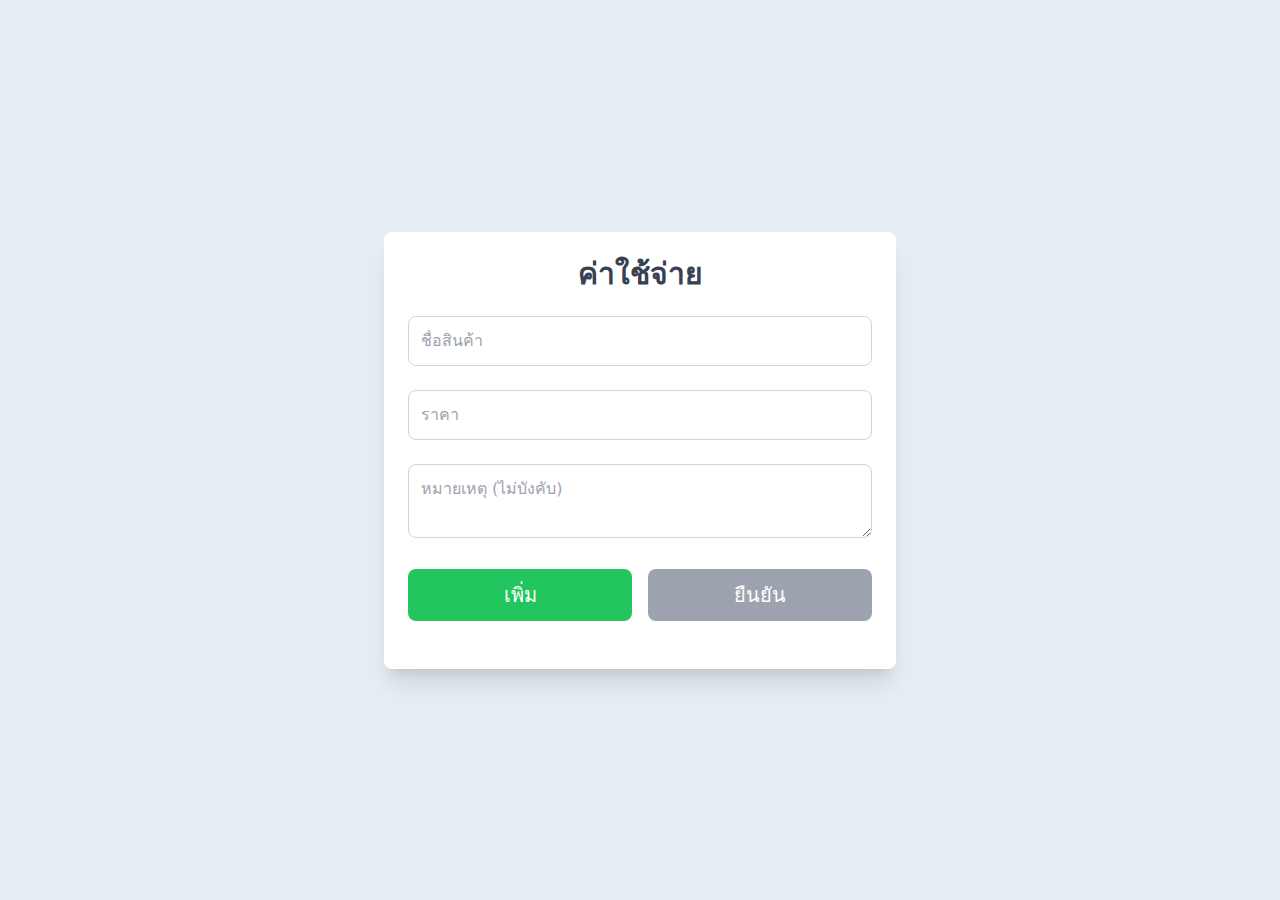
<file: index.html>
<!DOCTYPE html>
<html lang="en">

<head>
  <meta charset="UTF-8">
  <meta name="viewport" content="width=device-width, initial-scale=1.0">
  <title>Expenses</title>
  <link rel="stylesheet" href="/public/css/output.css">
  <link rel="icon" type="image/x-icon" href="/public/img/money.png">
  <link rel="stylesheet" href="https://cdnjs.cloudflare.com/ajax/libs/font-awesome/6.7.1/css/all.min.css"
    integrity="sha512-5Hs3dF2AEPkpNAR7UiOHba+lRSJNeM2ECkwxUIxC1Q/FLycGTbNapWXB4tP889k5T5Ju8fs4b1P5z/iB4nMfSQ=="
    crossorigin="anonymous" referrerpolicy="no-referrer" />
</head>

<body class="bg-[#E6EDF3] text-white">
  
  <div class="container mx-auto px-4 sm:p-0">
    <div class="flex justify-center items-center min-h-screen py-4">
      <div class="text-center p-6 bg-white rounded-lg shadow-xl space-y-6 w-full max-w-lg">
        <h1 class="text-3xl font-semibold text-gray-700">ค่าใช้จ่าย</h1>
        <div class="space-y-6 mt-6">
          <div>
            <input type="text" name="product" id="product" placeholder="ชื่อสินค้า" aria-label="ชื่อสินค้า"
              class="text-black w-full p-3 rounded-lg border border-gray-300 placeholder-gray-400 focus:outline-none focus:ring-2 focus:ring-blue-500 transition"
              required>

            <div id="product-alert"
              class="hidden mt-2 font-semibold py-3 px-4 bg-red-100 text-red-800 rounded-lg shadow-lg flex items-centet justify-between space-x-3">
              <span class="text-base">กรุณาใส่ชื่อสินค้า</span>
              <svg xmlns="http://www.w3.org/2000/svg" class="cursor-pointer h-6 w-6 text-red-600" fill="none"
                viewBox="0 0 24 24" stroke="currentColor">
                <path stroke-linecap="round" stroke-linejoin="round" stroke-width="2" d="M6 18L18 6M6 6l12 12"></path>
              </svg>
            </div>
          </div>

          <div>
            <input type="number" name="price" id="price" placeholder="ราคา" min="0" aria-label="ราคา"
              class="text-black w-full p-3 rounded-lg border border-gray-300 placeholder-gray-400 focus:outline-none focus:ring-2 focus:ring-blue-500 transition"
              required>

            <div id="price-alert"
              class="hidden mt-2 font-semibold py-3 px-4 bg-red-100 text-red-800 rounded-lg shadow-lg flex items-center justify-between space-x-3">
              <span class="text-base">กรุณาใส่ราคาสินค้า</span>
              <svg xmlns="http://www.w3.org/2000/svg" class="cursor-pointer h-6 w-6 text-red-600" fill="none"
                viewBox="0 0 24 24" stroke="currentColor">
                <path stroke-linecap="round" stroke-linejoin="round" stroke-width="2" d="M6 18L18 6M6 6l12 12"></path>
              </svg>
            </div>
          </div>

          <div class="mt-4">
            <textarea name="note" id="note" placeholder="หมายเหตุ (ไม่บังคับ)" aria-label="หมายเหตุ"
              class="text-black w-full p-3 rounded-lg border border-gray-300 placeholder-gray-400 focus:outline-none focus:ring-2 focus:ring-blue-500 transition"></textarea>
          </div>

          <div class="flex gap-4">
            <button type="submit" id="add"
              class="w-full py-3 bg-green-500 text-white rounded-lg text-xl font-medium hover:bg-green-600 active:bg-green-700 transition">
              เพิ่ม
            </button>

            <button type="submit" id="submit"
              class="w-full py-3 bg-blue-500 disabled:bg-gray-400 text-white rounded-lg text-xl font-medium hover:bg-blue-600 active:bg-blue-700 disabled:cursor-not-allowed transition"
              disabled>
              ยืนยัน
            </button>
          </div>
        </div>


        <div id="info-container" class="mt-6 text-left text-gray-800">
          <div class="space-y-4">
            <!-- From js -->
          </div>
        </div>
      </div>
    </div>

    <!-- Edit popup -->
    <div id="edit-popup" class="hidden fixed inset-0 flex justify-center items-center bg-black bg-opacity-50 z-50 ">
      <div class="flex justify-center items-center min-h-screen py-4 w-full">
        <div class="text-center p-6 bg-white rounded-lg shadow-xl space-y-6 w-full max-w-md">
          <h1 class="text-3xl font-semibold text-gray-700">แก้ไขสินค้า</h1>
          <div class="space-y-6 mt-6">
            <div>
              <input type="text" id="edit-product" placeholder="ชื่อสินค้า" aria-label="ชื่อสินค้า"
                class="text-black w-full p-3 rounded-lg border border-gray-300 placeholder-gray-400 focus:outline-none focus:ring-2 focus:ring-blue-500 transition"
                required>
              <div id="edit-product-alert"
                class="hidden mt-2 font-semibold py-3 px-4 bg-red-100 text-red-800 rounded-lg shadow-lg flex items-center justify-between space-x-3">
                <span class="text-base">กรุณาใส่ชื่อสินค้า</span>
                <svg xmlns="http://www.w3.org/2000/svg" class="cursor-pointer h-6 w-6 text-red-600" fill="none"
                  viewBox="0 0 24 24" stroke="currentColor">
                  <path stroke-linecap="round" stroke-linejoin="round" stroke-width="2" d="M6 18L18 6M6 6l12 12"></path>
                </svg>
              </div>
            </div>
            <div>
              <input type="number" id="edit-price" placeholder="ราคา" min="0" aria-label="ราคา"
                class="text-black w-full p-3 rounded-lg border border-gray-300 placeholder-gray-400 focus:outline-none focus:ring-2 focus:ring-blue-500 transition"
                required>
              <div id="edit-price-alert"
                class="hidden mt-2 font-semibold py-3 px-4 bg-red-100 text-red-800 rounded-lg shadow-lg flex items-center justify-between space-x-3">
                <span class="text-base">กรุณาใส่ราคาสินค้า</span>
                <svg xmlns="http://www.w3.org/2000/svg" class="cursor-pointer h-6 w-6 text-red-600" fill="none"
                  viewBox="0 0 24 24" stroke="currentColor">
                  <path stroke-linecap="round" stroke-linejoin="round" stroke-width="2" d="M6 18L18 6M6 6l12 12"></path>
                </svg>
              </div>
            </div>
            <div class="mt-4">
              <textarea id="edit-note" placeholder="หมายเหตุ (ไม่บังคับ)" aria-label="หมายเหตุ"
                class="text-black w-full p-3 rounded-lg border border-gray-300 placeholder-gray-400 focus:outline-none focus:ring-2 focus:ring-blue-500 transition"></textarea>
            </div>
            <div class="flex gap-4">
              <button id="cancel-edit"
                class="w-full py-3 bg-red-400 text-white rounded-lg text-xl font-medium hover:bg-red-500 active:bg-red-600 transition">
                ยกเลิก
              </button>

              <button id="save-edit"
                class="w-full py-3 bg-blue-500 text-white rounded-lg text-xl font-medium hover:bg-blue-600 active:bg-blue-700 transition">
                บันทึก
              </button>
            </div>
          </div>
        </div>
      </div>
    </div>

  </div>

  <!-- Toast container -->
  <div id="toast-container" class="fixed bottom-0 right-0 p-6 space-y-4 z-50">
    <!-- Toast message (dynamically added) -->
    <!-- From js -->
  </div>

  <script src="/public/js/script.js"></script>
</body>

</html>
</file>
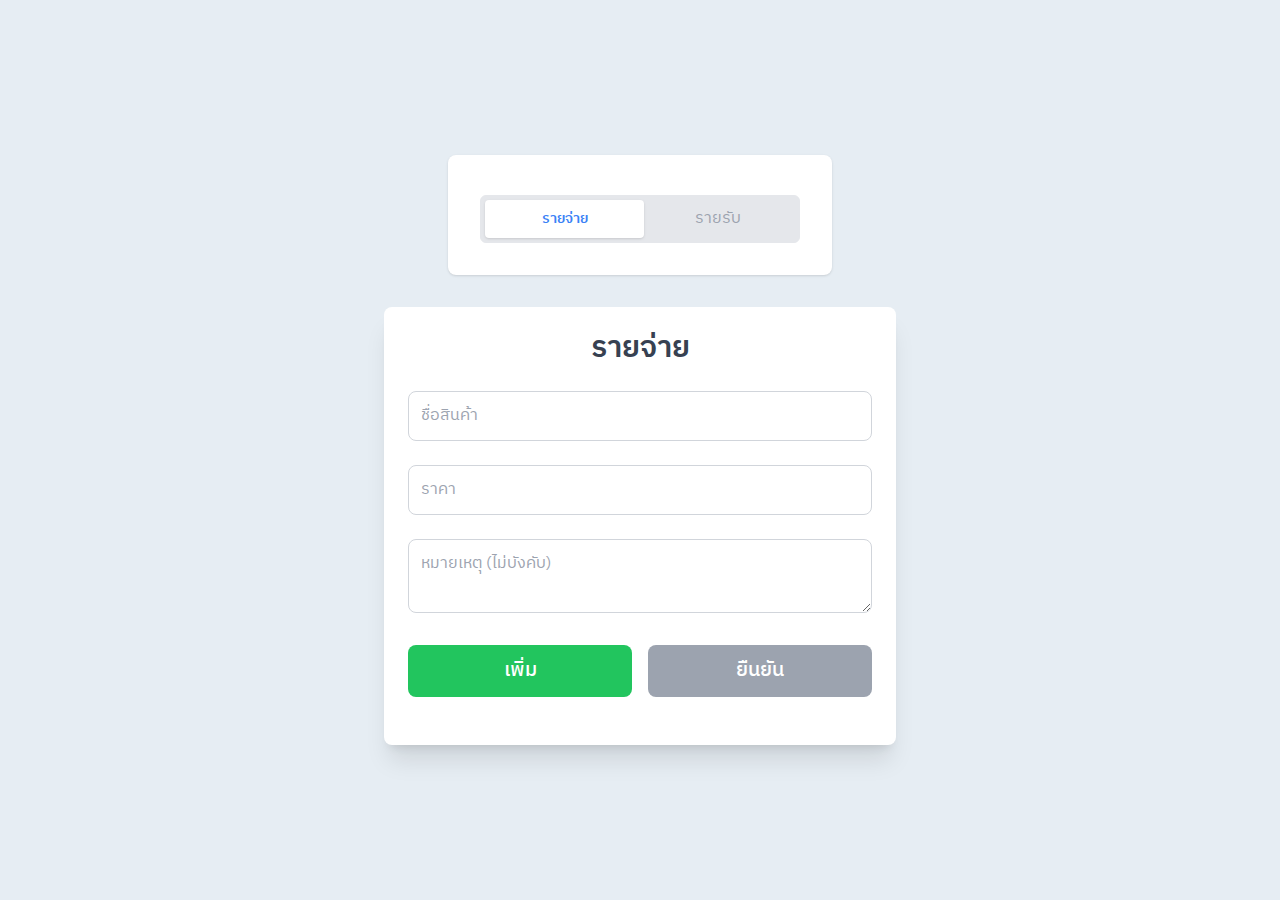
<file: public/index.html>
<!DOCTYPE html>
<html lang="en">

<head>
  <meta charset="UTF-8">
  <meta name="viewport" content="width=device-width, initial-scale=1.0">
  <title>Expenses</title>
  <link rel="stylesheet" href="css/output.css">
  <link rel="icon" type="image/x-icon" href="img/money.png">
  <link rel="stylesheet" href="https://cdnjs.cloudflare.com/ajax/libs/font-awesome/6.7.1/css/all.min.css"
    integrity="sha512-5Hs3dF2AEPkpNAR7UiOHba+lRSJNeM2ECkwxUIxC1Q/FLycGTbNapWXB4tP889k5T5Ju8fs4b1P5z/iB4nMfSQ=="
    crossorigin="anonymous" referrerpolicy="no-referrer" />
  <link rel="preconnect" href="https://fonts.googleapis.com">
  <link rel="preconnect" href="https://fonts.gstatic.com" crossorigin>
  <link href="https://fonts.googleapis.com/css2?family=IBM+Plex+Sans+Thai:wght@100;200;300;400;500;600;700&display=swap"
    rel="stylesheet">
</head>

<body class="bg-[#E6EDF3] font-IPST">

  <div class="container mx-auto px-4 sm:p-0">
    <div class="flex flex-col justify-center items-center min-h-screen py-4">

      <!-- Toggle สำหรับเปลี่ยน form -->
      <div class="mb-8 w-full max-w-sm flex flex-col mx-auto text-center">
        <div class="w-full bg-white h-auto m-auto shadow flex flex-col p-8 pt-6 rounded-lg">

          <div class="relative w-full mt-4 rounded-md border h-12 p-1 bg-gray-200">
            <div class="relative w-full h-full flex items-center">
              <!-- รายจ่าย -->
              <div id="expensesTab" class="w-full flex justify-center text-gray-400 cursor-pointer">
                <button>รายจ่าย</button>
              </div>
              <!-- รายรับ -->
              <div id="incomeTab" class="w-full flex justify-center text-gray-400 cursor-pointer">
                <button>รายรับ</button>
              </div>
            </div>

            <!-- Indicator -->
            <span id="indicator"
              class="bg-white shadow text-sm flex items-center justify-center w-1/2 rounded h-[38px] transition-all duration-150 ease-linear top-[4px] absolute left-1 -ml-1 text-blue-500">
              รายจ่าย
            </span>
          </div>
        </div>
      </div>

      <div id="expenses-form" class="text-center p-6 bg-white rounded-lg shadow-xl space-y-6 w-full max-w-lg">
        <h1 class="text-3xl font-semibold text-gray-700">รายจ่าย</h1>
        <div class="space-y-6 mt-6">
          <div>
            <input type="text" name="product" id="product" placeholder="ชื่อสินค้า" aria-label="ชื่อสินค้า"
              class="text-black w-full p-3 rounded-lg border border-gray-300 placeholder-gray-400 focus:outline-none focus:ring-2 focus:ring-blue-500 transition"
              required>

            <div id="product-alert"
              class="hidden mt-2 font-semibold py-3 px-4 bg-red-100 text-red-800 rounded-lg shadow-lg flex items-center justify-between space-x-3">
              <span class="text-base">กรุณาใส่ชื่อสินค้า</span>
              <i class="fa-solid fa-xmark text-xl cursor-pointer"></i>
            </div>
          </div>

          <div>
            <input type="number" name="price" id="price" placeholder="ราคา" min="0" aria-label="ราคา"
              class="text-black w-full p-3 rounded-lg border border-gray-300 placeholder-gray-400 focus:outline-none focus:ring-2 focus:ring-blue-500 transition"
              required>

            <div id="price-alert"
              class="hidden mt-2 font-semibold py-3 px-4 bg-red-100 text-red-800 rounded-lg shadow-lg flex items-center justify-between space-x-3">
              <span class="text-base">กรุณาใส่ราคาสินค้า</span>
              <i class="fa-solid fa-xmark text-xl cursor-pointer"></i>
            </div>
          </div>

          <div class="mt-4">
            <textarea name="note" id="note" placeholder="หมายเหตุ (ไม่บังคับ)" aria-label="หมายเหตุ"
              class="text-black w-full p-3 rounded-lg border border-gray-300 placeholder-gray-400 focus:outline-none focus:ring-2 focus:ring-blue-500 transition"></textarea>
          </div>

          <div class="flex gap-4">
            <button type="submit" id="add"
              class="w-full py-3 bg-green-500 text-white rounded-lg text-xl font-medium hover:bg-green-600 active:bg-green-700 transition">
              เพิ่ม
            </button>

            <button type="submit" id="submit"
              class="w-full py-3 bg-blue-500 disabled:bg-gray-400 text-white rounded-lg text-xl font-medium hover:bg-blue-600 active:bg-blue-700 disabled:cursor-not-allowed transition"
              disabled>
              ยืนยัน
            </button>
          </div>
        </div>

        <div id="info-container" class="mt-6 text-left text-gray-800">
          <div class="space-y-4">
            <!-- From js -->
          </div>
        </div>
      </div>

      <div id="income-form" class="text-center p-6 bg-white rounded-lg shadow-xl space-y-6 w-full max-w-lg">
        <h1 class="text-3xl font-semibold text-gray-700">รายรับ</h1>
        <div class="space-y-6">
          <div>
            <input type="text" name="itemName" id="itemName" placeholder="ชื่อรายการ" aria-label="ชื่อรายการ"
              class="text-black w-full p-3 rounded-lg border border-gray-300 placeholder-gray-400 focus:outline-none focus:ring-2 focus:ring-blue-500 transition"
              required>
            <div id="receiver-alert"
              class="hidden mt-2 font-semibold py-3 px-4 bg-red-100 text-red-800 rounded-lg shadow-lg flex items-center justify-between space-x-3">
              <span class="text-base">กรุณาใส่ชื่อรายการ</span>
              <i class="fa-solid fa-xmark text-xl cursor-pointer"></i>
            </div>
          </div>
          <div>
            <input type="number" name="amount" id="amount" placeholder="จำนวนเงิน" min="0" aria-label="จำนวนเงิน"
              class="text-black w-full p-3 rounded-lg border border-gray-300 placeholder-gray-400 focus:outline-none focus:ring-2 focus:ring-blue-500 transition"
              required>
            <div id="amount-alert"
              class="hidden mt-2 font-semibold py-3 px-4 bg-red-100 text-red-800 rounded-lg shadow-lg flex items-center justify-between space-x-3">
              <span class="text-base">กรุณาใส่จำนวนเงิน</span>
              <i class="fa-solid fa-xmark text-xl cursor-pointer"></i>
            </div>
          </div>
          <div class="mt-4">
            <textarea name="description" id="description" placeholder="หมายเหตุ (ไม่บังคับ)" aria-label="รายละเอียด"
              class="text-black w-full p-3 rounded-lg border border-gray-300 placeholder-gray-400 focus:outline-none focus:ring-2 focus:ring-blue-500 transition"></textarea>
          </div>
          <div class="flex gap-4">
            <button type="button" id="submit-receive"
              class="w-full py-3 bg-green-500 text-white rounded-lg text-xl font-medium hover:bg-green-600 active:bg-green-700 transition">
              ยืนยันรับเงิน
            </button>
          </div>
        </div>
        <div class="mt-6 text-left text-gray-800">
          <!-- NOTHING -->
        </div>
      </div>

      <!-- Edit popup -->
      <div id="edit-popup" class="hidden fixed inset-0 flex justify-center items-center bg-black bg-opacity-50 z-50 ">
        <div class="flex justify-center items-center min-h-screen py-4 w-full">
          <div class="text-center p-6 bg-white rounded-lg shadow-xl space-y-6 w-full max-w-md">
            <h1 class="text-3xl font-semibold text-gray-700">แก้ไขสินค้า</h1>
            <div class="space-y-6 mt-6">
              <div>
                <input type="text" id="edit-product" placeholder="ชื่อสินค้า" aria-label="ชื่อสินค้า"
                  class="text-black w-full p-3 rounded-lg border border-gray-300 placeholder-gray-400 focus:outline-none focus:ring-2 focus:ring-blue-500 transition"
                  required>
                <div id="edit-product-alert"
                  class="hidden mt-2 font-semibold py-3 px-4 bg-red-100 text-red-800 rounded-lg shadow-lg flex items-center justify-between space-x-3">
                  <span class="text-base">กรุณาใส่ชื่อสินค้า</span>
                  <i class="fa-solid fa-xmark text-xl cursor-pointer"></i>
                </div>
              </div>
              <div>
                <input type="number" id="edit-price" placeholder="ราคา" min="0" aria-label="ราคา"
                  class="text-black w-full p-3 rounded-lg border border-gray-300 placeholder-gray-400 focus:outline-none focus:ring-2 focus:ring-blue-500 transition"
                  required>
                <div id="edit-price-alert"
                  class="hidden mt-2 font-semibold py-3 px-4 bg-red-100 text-red-800 rounded-lg shadow-lg flex items-center justify-between space-x-3">
                  <span class="text-base">กรุณาใส่ราคาสินค้า</span>
                  <i class="fa-solid fa-xmark text-xl cursor-pointer"></i>
                </div>
              </div>
              <div class="mt-4">
                <textarea id="edit-note" placeholder="หมายเหตุ (ไม่บังคับ)" aria-label="หมายเหตุ"
                  class="text-black w-full p-3 rounded-lg border border-gray-300 placeholder-gray-400 focus:outline-none focus:ring-2 focus:ring-blue-500 transition"></textarea>
              </div>
              <div class="flex gap-4">
                <button id="cancel-edit"
                  class="w-full py-3 bg-red-400 text-white rounded-lg text-xl font-medium hover:bg-red-500 active:bg-red-600 transition">
                  ยกเลิก
                </button>

                <button id="save-edit"
                  class="w-full py-3 bg-blue-500 text-white rounded-lg text-xl font-medium hover:bg-blue-600 active:bg-blue-700 transition">
                  บันทึก
                </button>
              </div>
            </div>
          </div>
        </div>
      </div>

    </div>

    <!-- Toast container -->
    <div id="toast-container" class="fixed top-0 right-0 p-6 space-y-4 z-50">
      <!-- Toast message (dynamically added) -->
      <!-- From js -->
    </div>

    <script src="js/script.js"></script>
</body>

</html>
</file>
<file: public/css/output.css>
*, ::before, ::after {
  --tw-border-spacing-x: 0;
  --tw-border-spacing-y: 0;
  --tw-translate-x: 0;
  --tw-translate-y: 0;
  --tw-rotate: 0;
  --tw-skew-x: 0;
  --tw-skew-y: 0;
  --tw-scale-x: 1;
  --tw-scale-y: 1;
  --tw-pan-x:  ;
  --tw-pan-y:  ;
  --tw-pinch-zoom:  ;
  --tw-scroll-snap-strictness: proximity;
  --tw-gradient-from-position:  ;
  --tw-gradient-via-position:  ;
  --tw-gradient-to-position:  ;
  --tw-ordinal:  ;
  --tw-slashed-zero:  ;
  --tw-numeric-figure:  ;
  --tw-numeric-spacing:  ;
  --tw-numeric-fraction:  ;
  --tw-ring-inset:  ;
  --tw-ring-offset-width: 0px;
  --tw-ring-offset-color: #fff;
  --tw-ring-color: rgb(59 130 246 / 0.5);
  --tw-ring-offset-shadow: 0 0 #0000;
  --tw-ring-shadow: 0 0 #0000;
  --tw-shadow: 0 0 #0000;
  --tw-shadow-colored: 0 0 #0000;
  --tw-blur:  ;
  --tw-brightness:  ;
  --tw-contrast:  ;
  --tw-grayscale:  ;
  --tw-hue-rotate:  ;
  --tw-invert:  ;
  --tw-saturate:  ;
  --tw-sepia:  ;
  --tw-drop-shadow:  ;
  --tw-backdrop-blur:  ;
  --tw-backdrop-brightness:  ;
  --tw-backdrop-contrast:  ;
  --tw-backdrop-grayscale:  ;
  --tw-backdrop-hue-rotate:  ;
  --tw-backdrop-invert:  ;
  --tw-backdrop-opacity:  ;
  --tw-backdrop-saturate:  ;
  --tw-backdrop-sepia:  ;
  --tw-contain-size:  ;
  --tw-contain-layout:  ;
  --tw-contain-paint:  ;
  --tw-contain-style:  ;
}

::backdrop {
  --tw-border-spacing-x: 0;
  --tw-border-spacing-y: 0;
  --tw-translate-x: 0;
  --tw-translate-y: 0;
  --tw-rotate: 0;
  --tw-skew-x: 0;
  --tw-skew-y: 0;
  --tw-scale-x: 1;
  --tw-scale-y: 1;
  --tw-pan-x:  ;
  --tw-pan-y:  ;
  --tw-pinch-zoom:  ;
  --tw-scroll-snap-strictness: proximity;
  --tw-gradient-from-position:  ;
  --tw-gradient-via-position:  ;
  --tw-gradient-to-position:  ;
  --tw-ordinal:  ;
  --tw-slashed-zero:  ;
  --tw-numeric-figure:  ;
  --tw-numeric-spacing:  ;
  --tw-numeric-fraction:  ;
  --tw-ring-inset:  ;
  --tw-ring-offset-width: 0px;
  --tw-ring-offset-color: #fff;
  --tw-ring-color: rgb(59 130 246 / 0.5);
  --tw-ring-offset-shadow: 0 0 #0000;
  --tw-ring-shadow: 0 0 #0000;
  --tw-shadow: 0 0 #0000;
  --tw-shadow-colored: 0 0 #0000;
  --tw-blur:  ;
  --tw-brightness:  ;
  --tw-contrast:  ;
  --tw-grayscale:  ;
  --tw-hue-rotate:  ;
  --tw-invert:  ;
  --tw-saturate:  ;
  --tw-sepia:  ;
  --tw-drop-shadow:  ;
  --tw-backdrop-blur:  ;
  --tw-backdrop-brightness:  ;
  --tw-backdrop-contrast:  ;
  --tw-backdrop-grayscale:  ;
  --tw-backdrop-hue-rotate:  ;
  --tw-backdrop-invert:  ;
  --tw-backdrop-opacity:  ;
  --tw-backdrop-saturate:  ;
  --tw-backdrop-sepia:  ;
  --tw-contain-size:  ;
  --tw-contain-layout:  ;
  --tw-contain-paint:  ;
  --tw-contain-style:  ;
}

/*
! tailwindcss v3.4.15 | MIT License | https://tailwindcss.com
*/

/*
1. Prevent padding and border from affecting element width. (https://github.com/mozdevs/cssremedy/issues/4)
2. Allow adding a border to an element by just adding a border-width. (https://github.com/tailwindcss/tailwindcss/pull/116)
*/

*,
::before,
::after {
  box-sizing: border-box;
  /* 1 */
  border-width: 0;
  /* 2 */
  border-style: solid;
  /* 2 */
  border-color: #e5e7eb;
  /* 2 */
}

::before,
::after {
  --tw-content: '';
}

/*
1. Use a consistent sensible line-height in all browsers.
2. Prevent adjustments of font size after orientation changes in iOS.
3. Use a more readable tab size.
4. Use the user's configured `sans` font-family by default.
5. Use the user's configured `sans` font-feature-settings by default.
6. Use the user's configured `sans` font-variation-settings by default.
7. Disable tap highlights on iOS
*/

html,
:host {
  line-height: 1.5;
  /* 1 */
  -webkit-text-size-adjust: 100%;
  /* 2 */
  -moz-tab-size: 4;
  /* 3 */
  -o-tab-size: 4;
     tab-size: 4;
  /* 3 */
  font-family: ui-sans-serif, system-ui, sans-serif, "Apple Color Emoji", "Segoe UI Emoji", "Segoe UI Symbol", "Noto Color Emoji";
  /* 4 */
  font-feature-settings: normal;
  /* 5 */
  font-variation-settings: normal;
  /* 6 */
  -webkit-tap-highlight-color: transparent;
  /* 7 */
}

/*
1. Remove the margin in all browsers.
2. Inherit line-height from `html` so users can set them as a class directly on the `html` element.
*/

body {
  margin: 0;
  /* 1 */
  line-height: inherit;
  /* 2 */
}

/*
1. Add the correct height in Firefox.
2. Correct the inheritance of border color in Firefox. (https://bugzilla.mozilla.org/show_bug.cgi?id=190655)
3. Ensure horizontal rules are visible by default.
*/

hr {
  height: 0;
  /* 1 */
  color: inherit;
  /* 2 */
  border-top-width: 1px;
  /* 3 */
}

/*
Add the correct text decoration in Chrome, Edge, and Safari.
*/

abbr:where([title]) {
  -webkit-text-decoration: underline dotted;
          text-decoration: underline dotted;
}

/*
Remove the default font size and weight for headings.
*/

h1,
h2,
h3,
h4,
h5,
h6 {
  font-size: inherit;
  font-weight: inherit;
}

/*
Reset links to optimize for opt-in styling instead of opt-out.
*/

a {
  color: inherit;
  text-decoration: inherit;
}

/*
Add the correct font weight in Edge and Safari.
*/

b,
strong {
  font-weight: bolder;
}

/*
1. Use the user's configured `mono` font-family by default.
2. Use the user's configured `mono` font-feature-settings by default.
3. Use the user's configured `mono` font-variation-settings by default.
4. Correct the odd `em` font sizing in all browsers.
*/

code,
kbd,
samp,
pre {
  font-family: ui-monospace, SFMono-Regular, Menlo, Monaco, Consolas, "Liberation Mono", "Courier New", monospace;
  /* 1 */
  font-feature-settings: normal;
  /* 2 */
  font-variation-settings: normal;
  /* 3 */
  font-size: 1em;
  /* 4 */
}

/*
Add the correct font size in all browsers.
*/

small {
  font-size: 80%;
}

/*
Prevent `sub` and `sup` elements from affecting the line height in all browsers.
*/

sub,
sup {
  font-size: 75%;
  line-height: 0;
  position: relative;
  vertical-align: baseline;
}

sub {
  bottom: -0.25em;
}

sup {
  top: -0.5em;
}

/*
1. Remove text indentation from table contents in Chrome and Safari. (https://bugs.chromium.org/p/chromium/issues/detail?id=999088, https://bugs.webkit.org/show_bug.cgi?id=201297)
2. Correct table border color inheritance in all Chrome and Safari. (https://bugs.chromium.org/p/chromium/issues/detail?id=935729, https://bugs.webkit.org/show_bug.cgi?id=195016)
3. Remove gaps between table borders by default.
*/

table {
  text-indent: 0;
  /* 1 */
  border-color: inherit;
  /* 2 */
  border-collapse: collapse;
  /* 3 */
}

/*
1. Change the font styles in all browsers.
2. Remove the margin in Firefox and Safari.
3. Remove default padding in all browsers.
*/

button,
input,
optgroup,
select,
textarea {
  font-family: inherit;
  /* 1 */
  font-feature-settings: inherit;
  /* 1 */
  font-variation-settings: inherit;
  /* 1 */
  font-size: 100%;
  /* 1 */
  font-weight: inherit;
  /* 1 */
  line-height: inherit;
  /* 1 */
  letter-spacing: inherit;
  /* 1 */
  color: inherit;
  /* 1 */
  margin: 0;
  /* 2 */
  padding: 0;
  /* 3 */
}

/*
Remove the inheritance of text transform in Edge and Firefox.
*/

button,
select {
  text-transform: none;
}

/*
1. Correct the inability to style clickable types in iOS and Safari.
2. Remove default button styles.
*/

button,
input:where([type='button']),
input:where([type='reset']),
input:where([type='submit']) {
  -webkit-appearance: button;
  /* 1 */
  background-color: transparent;
  /* 2 */
  background-image: none;
  /* 2 */
}

/*
Use the modern Firefox focus style for all focusable elements.
*/

:-moz-focusring {
  outline: auto;
}

/*
Remove the additional `:invalid` styles in Firefox. (https://github.com/mozilla/gecko-dev/blob/2f9eacd9d3d995c937b4251a5557d95d494c9be1/layout/style/res/forms.css#L728-L737)
*/

:-moz-ui-invalid {
  box-shadow: none;
}

/*
Add the correct vertical alignment in Chrome and Firefox.
*/

progress {
  vertical-align: baseline;
}

/*
Correct the cursor style of increment and decrement buttons in Safari.
*/

::-webkit-inner-spin-button,
::-webkit-outer-spin-button {
  height: auto;
}

/*
1. Correct the odd appearance in Chrome and Safari.
2. Correct the outline style in Safari.
*/

[type='search'] {
  -webkit-appearance: textfield;
  /* 1 */
  outline-offset: -2px;
  /* 2 */
}

/*
Remove the inner padding in Chrome and Safari on macOS.
*/

::-webkit-search-decoration {
  -webkit-appearance: none;
}

/*
1. Correct the inability to style clickable types in iOS and Safari.
2. Change font properties to `inherit` in Safari.
*/

::-webkit-file-upload-button {
  -webkit-appearance: button;
  /* 1 */
  font: inherit;
  /* 2 */
}

/*
Add the correct display in Chrome and Safari.
*/

summary {
  display: list-item;
}

/*
Removes the default spacing and border for appropriate elements.
*/

blockquote,
dl,
dd,
h1,
h2,
h3,
h4,
h5,
h6,
hr,
figure,
p,
pre {
  margin: 0;
}

fieldset {
  margin: 0;
  padding: 0;
}

legend {
  padding: 0;
}

ol,
ul,
menu {
  list-style: none;
  margin: 0;
  padding: 0;
}

/*
Reset default styling for dialogs.
*/

dialog {
  padding: 0;
}

/*
Prevent resizing textareas horizontally by default.
*/

textarea {
  resize: vertical;
}

/*
1. Reset the default placeholder opacity in Firefox. (https://github.com/tailwindlabs/tailwindcss/issues/3300)
2. Set the default placeholder color to the user's configured gray 400 color.
*/

input::-moz-placeholder, textarea::-moz-placeholder {
  opacity: 1;
  /* 1 */
  color: #9ca3af;
  /* 2 */
}

input::placeholder,
textarea::placeholder {
  opacity: 1;
  /* 1 */
  color: #9ca3af;
  /* 2 */
}

/*
Set the default cursor for buttons.
*/

button,
[role="button"] {
  cursor: pointer;
}

/*
Make sure disabled buttons don't get the pointer cursor.
*/

:disabled {
  cursor: default;
}

/*
1. Make replaced elements `display: block` by default. (https://github.com/mozdevs/cssremedy/issues/14)
2. Add `vertical-align: middle` to align replaced elements more sensibly by default. (https://github.com/jensimmons/cssremedy/issues/14#issuecomment-634934210)
   This can trigger a poorly considered lint error in some tools but is included by design.
*/

img,
svg,
video,
canvas,
audio,
iframe,
embed,
object {
  display: block;
  /* 1 */
  vertical-align: middle;
  /* 2 */
}

/*
Constrain images and videos to the parent width and preserve their intrinsic aspect ratio. (https://github.com/mozdevs/cssremedy/issues/14)
*/

img,
video {
  max-width: 100%;
  height: auto;
}

/* Make elements with the HTML hidden attribute stay hidden by default */

[hidden]:where(:not([hidden="until-found"])) {
  display: none;
}

.container {
  width: 100%;
}

@media (min-width: 640px) {
  .container {
    max-width: 640px;
  }
}

@media (min-width: 768px) {
  .container {
    max-width: 768px;
  }
}

@media (min-width: 1024px) {
  .container {
    max-width: 1024px;
  }
}

@media (min-width: 1280px) {
  .container {
    max-width: 1280px;
  }
}

@media (min-width: 1536px) {
  .container {
    max-width: 1536px;
  }
}

.fixed {
  position: fixed;
}

.absolute {
  position: absolute;
}

.relative {
  position: relative;
}

.inset-0 {
  inset: 0px;
}

.right-0 {
  right: 0px;
}

.top-0 {
  top: 0px;
}

.left-1 {
  left: 0.25rem;
}

.left-1\/2 {
  left: 50%;
}

.top-\[4px\] {
  top: 4px;
}

.z-50 {
  z-index: 50;
}

.m-auto {
  margin: auto;
}

.mx-auto {
  margin-left: auto;
  margin-right: auto;
}

.ml-2 {
  margin-left: 0.5rem;
}

.mr-2 {
  margin-right: 0.5rem;
}

.mt-2 {
  margin-top: 0.5rem;
}

.mt-4 {
  margin-top: 1rem;
}

.mt-6 {
  margin-top: 1.5rem;
}

.-ml-1 {
  margin-left: -0.25rem;
}

.mt-3 {
  margin-top: 0.75rem;
}

.mb-8 {
  margin-bottom: 2rem;
}

.mb-4 {
  margin-bottom: 1rem;
}

.block {
  display: block;
}

.flex {
  display: flex;
}

.hidden {
  display: none;
}

.h-10 {
  height: 2.5rem;
}

.h-\[1\.88rem\] {
  height: 1.88rem;
}

.h-auto {
  height: auto;
}

.h-full {
  height: 100%;
}

.h-\[2rem\] {
  height: 2rem;
}

.h-6 {
  height: 1.5rem;
}

.h-12 {
  height: 3rem;
}

.h-\[100\%\] {
  height: 100%;
}

.h-\[38px\] {
  height: 38px;
}

.h-\[48px\] {
  height: 48px;
}

.min-h-screen {
  min-height: 100vh;
}

.w-full {
  width: 100%;
}

.w-1\/2 {
  width: 50%;
}

.max-w-lg {
  max-width: 32rem;
}

.max-w-md {
  max-width: 28rem;
}

.max-w-sm {
  max-width: 24rem;
}

.flex-1 {
  flex: 1 1 0%;
}

.translate-x-0 {
  --tw-translate-x: 0px;
  transform: translate(var(--tw-translate-x), var(--tw-translate-y)) rotate(var(--tw-rotate)) skewX(var(--tw-skew-x)) skewY(var(--tw-skew-y)) scaleX(var(--tw-scale-x)) scaleY(var(--tw-scale-y));
}

.translate-x-full {
  --tw-translate-x: 100%;
  transform: translate(var(--tw-translate-x), var(--tw-translate-y)) rotate(var(--tw-rotate)) skewX(var(--tw-skew-x)) skewY(var(--tw-skew-y)) scaleX(var(--tw-scale-x)) scaleY(var(--tw-scale-y));
}

.transform {
  transform: translate(var(--tw-translate-x), var(--tw-translate-y)) rotate(var(--tw-rotate)) skewX(var(--tw-skew-x)) skewY(var(--tw-skew-y)) scaleX(var(--tw-scale-x)) scaleY(var(--tw-scale-y));
}

.cursor-pointer {
  cursor: pointer;
}

.flex-col {
  flex-direction: column;
}

.items-center {
  align-items: center;
}

.justify-center {
  justify-content: center;
}

.justify-between {
  justify-content: space-between;
}

.gap-4 {
  gap: 1rem;
}

.space-x-3 > :not([hidden]) ~ :not([hidden]) {
  --tw-space-x-reverse: 0;
  margin-right: calc(0.75rem * var(--tw-space-x-reverse));
  margin-left: calc(0.75rem * calc(1 - var(--tw-space-x-reverse)));
}

.space-x-4 > :not([hidden]) ~ :not([hidden]) {
  --tw-space-x-reverse: 0;
  margin-right: calc(1rem * var(--tw-space-x-reverse));
  margin-left: calc(1rem * calc(1 - var(--tw-space-x-reverse)));
}

.space-y-4 > :not([hidden]) ~ :not([hidden]) {
  --tw-space-y-reverse: 0;
  margin-top: calc(1rem * calc(1 - var(--tw-space-y-reverse)));
  margin-bottom: calc(1rem * var(--tw-space-y-reverse));
}

.space-y-6 > :not([hidden]) ~ :not([hidden]) {
  --tw-space-y-reverse: 0;
  margin-top: calc(1.5rem * calc(1 - var(--tw-space-y-reverse)));
  margin-bottom: calc(1.5rem * var(--tw-space-y-reverse));
}

.rounded-lg {
  border-radius: 0.5rem;
}

.rounded {
  border-radius: 0.25rem;
}

.rounded-md {
  border-radius: 0.375rem;
}

.rounded-xl {
  border-radius: 0.75rem;
}

.border {
  border-width: 1px;
}

.border-gray-200 {
  --tw-border-opacity: 1;
  border-color: rgb(229 231 235 / var(--tw-border-opacity, 1));
}

.border-gray-300 {
  --tw-border-opacity: 1;
  border-color: rgb(209 213 219 / var(--tw-border-opacity, 1));
}

.bg-\[\#E6EDF3\] {
  --tw-bg-opacity: 1;
  background-color: rgb(230 237 243 / var(--tw-bg-opacity, 1));
}

.bg-black {
  --tw-bg-opacity: 1;
  background-color: rgb(0 0 0 / var(--tw-bg-opacity, 1));
}

.bg-blue-500 {
  --tw-bg-opacity: 1;
  background-color: rgb(59 130 246 / var(--tw-bg-opacity, 1));
}

.bg-green-500 {
  --tw-bg-opacity: 1;
  background-color: rgb(34 197 94 / var(--tw-bg-opacity, 1));
}

.bg-red-100 {
  --tw-bg-opacity: 1;
  background-color: rgb(254 226 226 / var(--tw-bg-opacity, 1));
}

.bg-red-400 {
  --tw-bg-opacity: 1;
  background-color: rgb(248 113 113 / var(--tw-bg-opacity, 1));
}

.bg-red-500 {
  --tw-bg-opacity: 1;
  background-color: rgb(239 68 68 / var(--tw-bg-opacity, 1));
}

.bg-white {
  --tw-bg-opacity: 1;
  background-color: rgb(255 255 255 / var(--tw-bg-opacity, 1));
}

.bg-gray-200 {
  --tw-bg-opacity: 1;
  background-color: rgb(229 231 235 / var(--tw-bg-opacity, 1));
}

.bg-yellow-500 {
  --tw-bg-opacity: 1;
  background-color: rgb(234 179 8 / var(--tw-bg-opacity, 1));
}

.bg-opacity-50 {
  --tw-bg-opacity: 0.5;
}

.p-3 {
  padding: 0.75rem;
}

.p-6 {
  padding: 1.5rem;
}

.p-1 {
  padding: 0.25rem;
}

.p-8 {
  padding: 2rem;
}

.px-4 {
  padding-left: 1rem;
  padding-right: 1rem;
}

.px-6 {
  padding-left: 1.5rem;
  padding-right: 1.5rem;
}

.py-3 {
  padding-top: 0.75rem;
  padding-bottom: 0.75rem;
}

.py-4 {
  padding-top: 1rem;
  padding-bottom: 1rem;
}

.py-1 {
  padding-top: 0.25rem;
  padding-bottom: 0.25rem;
}

.pt-6 {
  padding-top: 1.5rem;
}

.text-left {
  text-align: left;
}

.text-center {
  text-align: center;
}

.font-IPST {
  font-family: IBM Plex Sans Thai, sans-serif;
}

.text-3xl {
  font-size: 1.875rem;
  line-height: 2.25rem;
}

.text-base {
  font-size: 1rem;
  line-height: 1.5rem;
}

.text-lg {
  font-size: 1.125rem;
  line-height: 1.75rem;
}

.text-sm {
  font-size: 0.875rem;
  line-height: 1.25rem;
}

.text-xl {
  font-size: 1.25rem;
  line-height: 1.75rem;
}

.text-2xl {
  font-size: 1.5rem;
  line-height: 2rem;
}

.font-medium {
  font-weight: 500;
}

.font-semibold {
  font-weight: 600;
}

.font-bold {
  font-weight: 700;
}

.text-black {
  --tw-text-opacity: 1;
  color: rgb(0 0 0 / var(--tw-text-opacity, 1));
}

.text-blue-500 {
  --tw-text-opacity: 1;
  color: rgb(59 130 246 / var(--tw-text-opacity, 1));
}

.text-gray-500 {
  --tw-text-opacity: 1;
  color: rgb(107 114 128 / var(--tw-text-opacity, 1));
}

.text-gray-600 {
  --tw-text-opacity: 1;
  color: rgb(75 85 99 / var(--tw-text-opacity, 1));
}

.text-gray-700 {
  --tw-text-opacity: 1;
  color: rgb(55 65 81 / var(--tw-text-opacity, 1));
}

.text-gray-800 {
  --tw-text-opacity: 1;
  color: rgb(31 41 55 / var(--tw-text-opacity, 1));
}

.text-red-500 {
  --tw-text-opacity: 1;
  color: rgb(239 68 68 / var(--tw-text-opacity, 1));
}

.text-red-800 {
  --tw-text-opacity: 1;
  color: rgb(153 27 27 / var(--tw-text-opacity, 1));
}

.text-white {
  --tw-text-opacity: 1;
  color: rgb(255 255 255 / var(--tw-text-opacity, 1));
}

.text-gray-400 {
  --tw-text-opacity: 1;
  color: rgb(156 163 175 / var(--tw-text-opacity, 1));
}

.text-indigo-600 {
  --tw-text-opacity: 1;
  color: rgb(79 70 229 / var(--tw-text-opacity, 1));
}

.text-blue-800 {
  --tw-text-opacity: 1;
  color: rgb(30 64 175 / var(--tw-text-opacity, 1));
}

.text-blue-600 {
  --tw-text-opacity: 1;
  color: rgb(37 99 235 / var(--tw-text-opacity, 1));
}

.text-green-500 {
  --tw-text-opacity: 1;
  color: rgb(34 197 94 / var(--tw-text-opacity, 1));
}

.placeholder-gray-400::-moz-placeholder {
  --tw-placeholder-opacity: 1;
  color: rgb(156 163 175 / var(--tw-placeholder-opacity, 1));
}

.placeholder-gray-400::placeholder {
  --tw-placeholder-opacity: 1;
  color: rgb(156 163 175 / var(--tw-placeholder-opacity, 1));
}

.opacity-0 {
  opacity: 0;
}

.opacity-100 {
  opacity: 1;
}

.shadow-lg {
  --tw-shadow: 0 10px 15px -3px rgb(0 0 0 / 0.1), 0 4px 6px -4px rgb(0 0 0 / 0.1);
  --tw-shadow-colored: 0 10px 15px -3px var(--tw-shadow-color), 0 4px 6px -4px var(--tw-shadow-color);
  box-shadow: var(--tw-ring-offset-shadow, 0 0 #0000), var(--tw-ring-shadow, 0 0 #0000), var(--tw-shadow);
}

.shadow-md {
  --tw-shadow: 0 4px 6px -1px rgb(0 0 0 / 0.1), 0 2px 4px -2px rgb(0 0 0 / 0.1);
  --tw-shadow-colored: 0 4px 6px -1px var(--tw-shadow-color), 0 2px 4px -2px var(--tw-shadow-color);
  box-shadow: var(--tw-ring-offset-shadow, 0 0 #0000), var(--tw-ring-shadow, 0 0 #0000), var(--tw-shadow);
}

.shadow-xl {
  --tw-shadow: 0 20px 25px -5px rgb(0 0 0 / 0.1), 0 8px 10px -6px rgb(0 0 0 / 0.1);
  --tw-shadow-colored: 0 20px 25px -5px var(--tw-shadow-color), 0 8px 10px -6px var(--tw-shadow-color);
  box-shadow: var(--tw-ring-offset-shadow, 0 0 #0000), var(--tw-ring-shadow, 0 0 #0000), var(--tw-shadow);
}

.shadow {
  --tw-shadow: 0 1px 3px 0 rgb(0 0 0 / 0.1), 0 1px 2px -1px rgb(0 0 0 / 0.1);
  --tw-shadow-colored: 0 1px 3px 0 var(--tw-shadow-color), 0 1px 2px -1px var(--tw-shadow-color);
  box-shadow: var(--tw-ring-offset-shadow, 0 0 #0000), var(--tw-ring-shadow, 0 0 #0000), var(--tw-shadow);
}

.transition {
  transition-property: color, background-color, border-color, text-decoration-color, fill, stroke, opacity, box-shadow, transform, filter, -webkit-backdrop-filter;
  transition-property: color, background-color, border-color, text-decoration-color, fill, stroke, opacity, box-shadow, transform, filter, backdrop-filter;
  transition-property: color, background-color, border-color, text-decoration-color, fill, stroke, opacity, box-shadow, transform, filter, backdrop-filter, -webkit-backdrop-filter;
  transition-timing-function: cubic-bezier(0.4, 0, 0.2, 1);
  transition-duration: 150ms;
}

.transition-all {
  transition-property: all;
  transition-timing-function: cubic-bezier(0.4, 0, 0.2, 1);
  transition-duration: 150ms;
}

.transition-colors {
  transition-property: color, background-color, border-color, text-decoration-color, fill, stroke;
  transition-timing-function: cubic-bezier(0.4, 0, 0.2, 1);
  transition-duration: 150ms;
}

.duration-300 {
  transition-duration: 300ms;
}

.duration-150 {
  transition-duration: 150ms;
}

.ease-in-out {
  transition-timing-function: cubic-bezier(0.4, 0, 0.2, 1);
}

.ease-linear {
  transition-timing-function: linear;
}

.hover\:bg-blue-600:hover {
  --tw-bg-opacity: 1;
  background-color: rgb(37 99 235 / var(--tw-bg-opacity, 1));
}

.hover\:bg-green-600:hover {
  --tw-bg-opacity: 1;
  background-color: rgb(22 163 74 / var(--tw-bg-opacity, 1));
}

.hover\:bg-red-500:hover {
  --tw-bg-opacity: 1;
  background-color: rgb(239 68 68 / var(--tw-bg-opacity, 1));
}

.hover\:text-blue-700:hover {
  --tw-text-opacity: 1;
  color: rgb(29 78 216 / var(--tw-text-opacity, 1));
}

.hover\:text-gray-200:hover {
  --tw-text-opacity: 1;
  color: rgb(229 231 235 / var(--tw-text-opacity, 1));
}

.hover\:text-red-700:hover {
  --tw-text-opacity: 1;
  color: rgb(185 28 28 / var(--tw-text-opacity, 1));
}

.hover\:text-gray-600:hover {
  --tw-text-opacity: 1;
  color: rgb(75 85 99 / var(--tw-text-opacity, 1));
}

.hover\:shadow-lg:hover {
  --tw-shadow: 0 10px 15px -3px rgb(0 0 0 / 0.1), 0 4px 6px -4px rgb(0 0 0 / 0.1);
  --tw-shadow-colored: 0 10px 15px -3px var(--tw-shadow-color), 0 4px 6px -4px var(--tw-shadow-color);
  box-shadow: var(--tw-ring-offset-shadow, 0 0 #0000), var(--tw-ring-shadow, 0 0 #0000), var(--tw-shadow);
}

.focus\:outline-none:focus {
  outline: 2px solid transparent;
  outline-offset: 2px;
}

.focus\:ring-2:focus {
  --tw-ring-offset-shadow: var(--tw-ring-inset) 0 0 0 var(--tw-ring-offset-width) var(--tw-ring-offset-color);
  --tw-ring-shadow: var(--tw-ring-inset) 0 0 0 calc(2px + var(--tw-ring-offset-width)) var(--tw-ring-color);
  box-shadow: var(--tw-ring-offset-shadow), var(--tw-ring-shadow), var(--tw-shadow, 0 0 #0000);
}

.focus\:ring-blue-500:focus {
  --tw-ring-opacity: 1;
  --tw-ring-color: rgb(59 130 246 / var(--tw-ring-opacity, 1));
}

.active\:bg-blue-700:active {
  --tw-bg-opacity: 1;
  background-color: rgb(29 78 216 / var(--tw-bg-opacity, 1));
}

.active\:bg-green-700:active {
  --tw-bg-opacity: 1;
  background-color: rgb(21 128 61 / var(--tw-bg-opacity, 1));
}

.active\:bg-red-600:active {
  --tw-bg-opacity: 1;
  background-color: rgb(220 38 38 / var(--tw-bg-opacity, 1));
}

.disabled\:cursor-not-allowed:disabled {
  cursor: not-allowed;
}

.disabled\:bg-gray-400:disabled {
  --tw-bg-opacity: 1;
  background-color: rgb(156 163 175 / var(--tw-bg-opacity, 1));
}

@media (min-width: 640px) {
  .sm\:p-0 {
    padding: 0px;
  }
}
</file>
